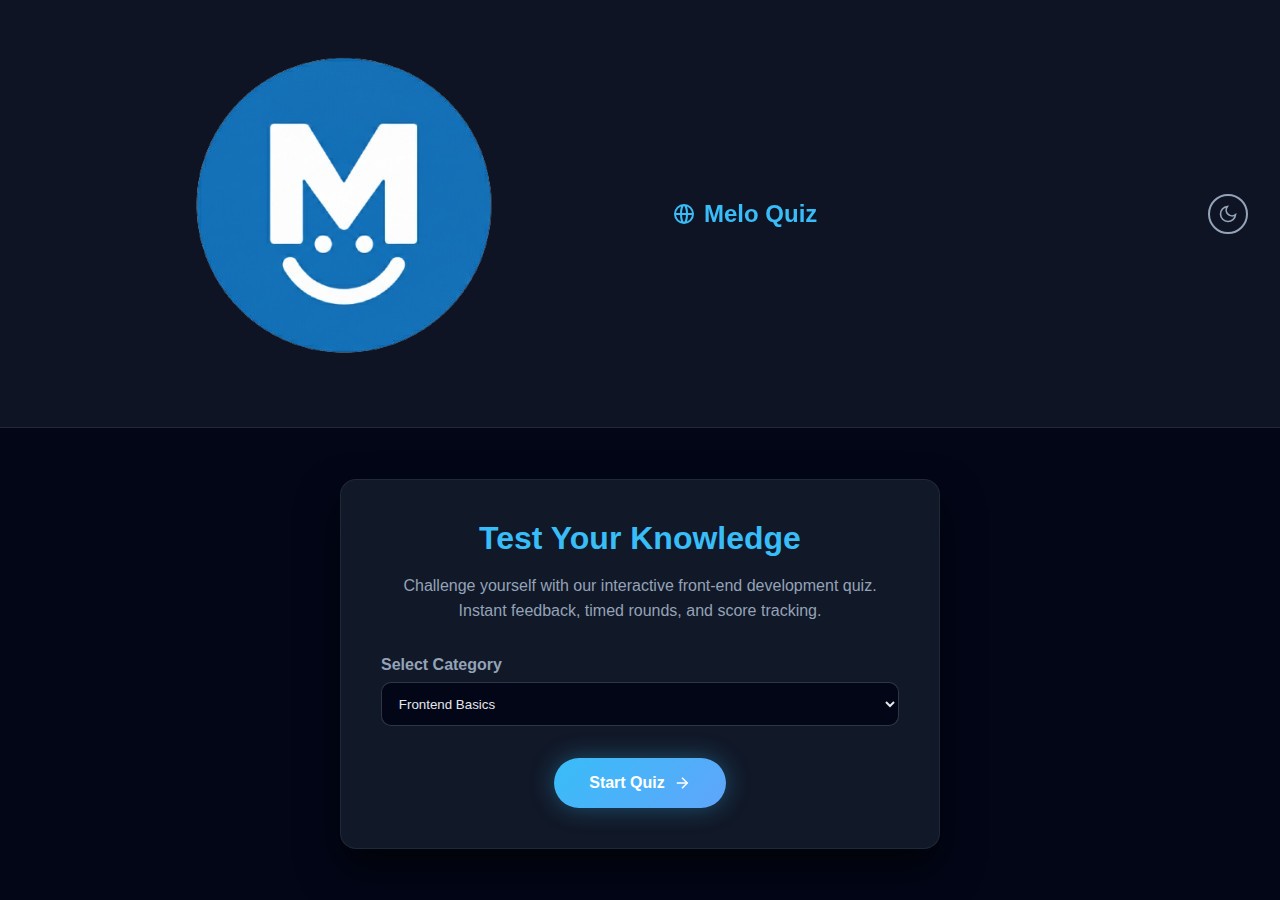
<file: projects/melo_quiz/index.html>
<!DOCTYPE html>
<html lang="en">
<head>
    <meta charset="UTF-8">
    <meta name="viewport" content="width=device-width, initial-scale=1.0">
    <title>Melo Online Quiz System</title>
    <link rel="stylesheet" href="style.css">
</head>
<body>

    <header>
        <div class="logo">
            <img src="Melo logo.png" alt="website logo" class="logo">
            <svg width="24" height="24" viewBox="0 0 24 24" fill="none" stroke="currentColor" stroke-width="2" stroke-linecap="round" stroke-linejoin="round"><path d="M21 12a9 9 0 0 1-9 9m9-9a9 9 0 0 0-9-9m9 9H3m9 9a9 9 0 0 1-9-9m9 9c1.657 0 3-4.03 3-9s-1.343-9-3-9m0 18c-1.657 0-3-4.03-3-9s1.343-9 3-9m-9 9a9 9 0 0 1 9-9"/></svg>
            Melo Quiz
        </div>
        <button class="theme-toggle" id="theme-btn" aria-label="Toggle Dark Mode">
            <!-- Icon handled by JS -->
            <svg id="moon-icon" width="20" height="20" viewBox="0 0 24 24" fill="none" stroke="currentColor" stroke-width="2"><path d="M21 12.79A9 9 0 1 1 11.21 3 7 7 0 0 0 21 12.79z"></path></svg>
        </button>
    </header>

    <main>
        <div class="container">
            
            <!-- HOME VIEW -->
            <section id="home-view" class="view active">
                <h1>Test Your Knowledge</h1>
                <p>Challenge yourself with our interactive front-end development quiz. Instant feedback, timed rounds, and score tracking.</p>
                
                <div class="input-group">
                    <label for="category-select">Select Category</label>
                    <select id="category-select">
                        <option value="frontend">Frontend Basics</option>
                        <option value="js">JavaScript Logic</option>
                        <option value="mixed">Mixed Challenge</option>
                    </select>
                </div>

                <button class="btn" id="start-btn">Start Quiz <svg width="18" height="18" viewBox="0 0 24 24" fill="none" stroke="currentColor" stroke-width="2"><line x1="5" y1="12" x2="19" y2="12"></line><polyline points="12 5 19 12 12 19"></polyline></svg></button>
            </section>

            <!-- QUIZ VIEW -->
            <section id="quiz-view" class="view">
                <div class="stats-bar">
                    <span id="question-counter">Question 1/5</span>
                    <div class="timer-badge">
                        <svg width="16" height="16" viewBox="0 0 24 24" fill="none" stroke="currentColor" stroke-width="2"><circle cx="12" cy="12" r="10"></circle><polyline points="12 6 12 12 16 14"></polyline></svg>
                        <span id="timer">15s</span>
                    </div>
                </div>
                <div class="progress-container">
                    <div class="progress-bar" id="progress-bar"></div>
                </div>

                <h2 class="question-text" id="question-text">Loading question...</h2>

                <div class="options-grid" id="options-container">
                    <!-- Options injected via JS -->
                </div>
            </section>

            <!-- RESULT VIEW -->
            <section id="result-view" class="view">
                <h2>Quiz Completed!</h2>
                <div class="score-circle" id="score-circle">
                    <span class="score-text" id="final-score">0%</span>
                </div>
                <div class="best-score" id="best-score-display" style="display:none;">
                    Best Score: <span id="best-score-val">0</span>%
                </div>
                <p id="result-message">Good effort!</p>
                <div class="action-buttons">
                    <button class="btn" id="restart-btn">Play Again</button>
                    <button class="btn btn-secondary" id="home-btn">Back Home</button>
                </div>
            </section>

        </div>
    </main>

    <div id="feedback-toast">Correct!</div>

    <script src="script.js"></script>
</body>
</html>
</file>
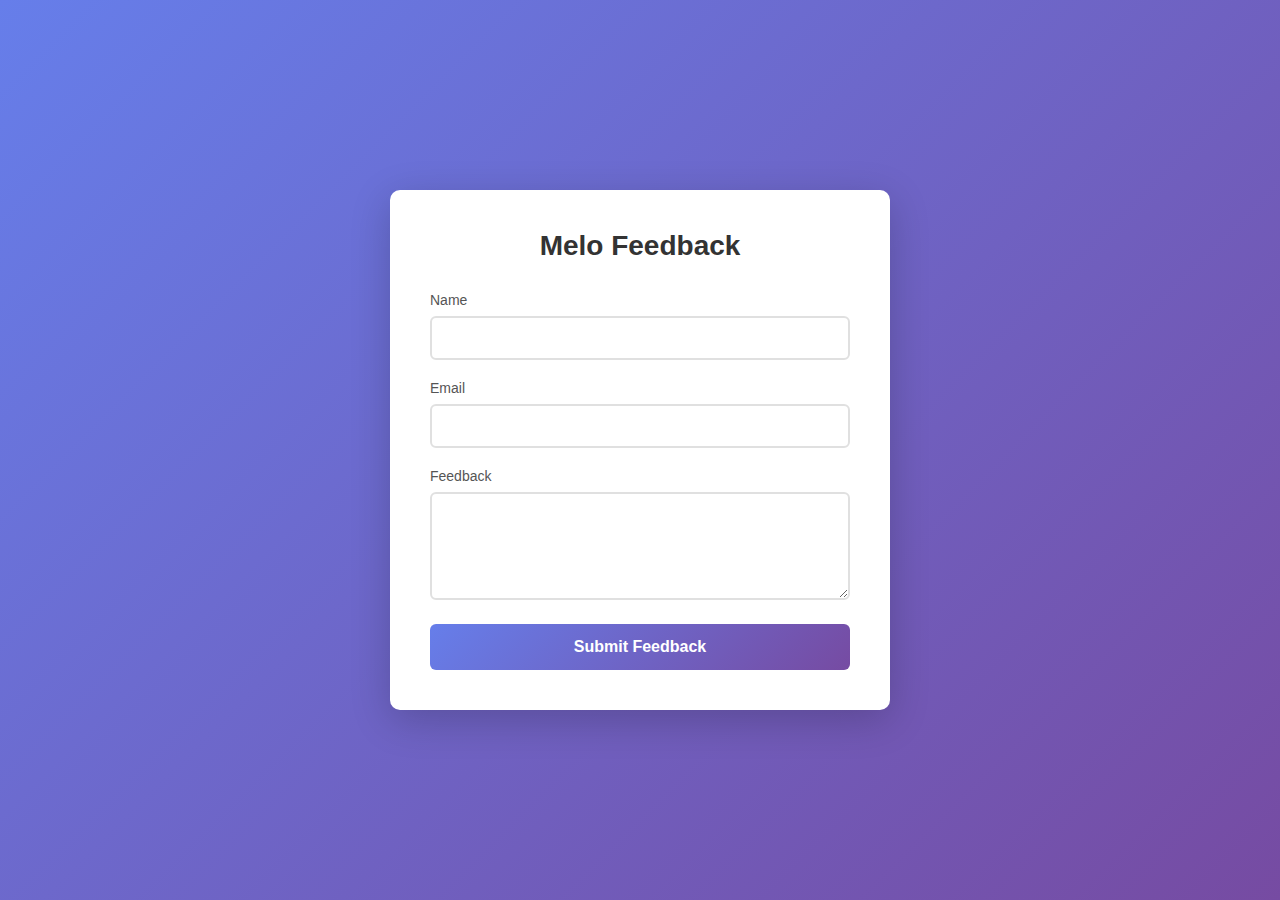
<file: projects/Meloproject/index.html>
<!DOCTYPE html>
<html lang="en">
<head>
    <meta charset="UTF-8">
    <meta name="viewport" content="width=device-width, initial-scale=1.0">
    <title>Melo Feedback</title>
    <link rel="stylesheet" href="pro1.css">
</head>
<body>
    <div class="container">
        <h1>Melo Feedback</h1>
        
        <!-- Hidden iframe to prevent redirect -->
        <iframe name="hidden_iframe" id="hidden_iframe" style="display:none;"></iframe>
        
        <form id="feedbackForm" action="https://docs.google.com/forms/d/e/1FAIpQLSef6JUQSgtGoDzE7YaJU80Pny3LScIAML1oWgFzgQ2xqW9gig/formResponse" method="POST" target="hidden_iframe">
            <div class="form-group">
                <label for="name">Name</label>
                <input type="text" id="name" name="entry.2116874465" required>
            </div>
            
            <div class="form-group">
                <label for="email">Email</label>
                <input type="email" id="email" name="entry.1863440362" required>
            </div>
            
            <div class="form-group">
                <label for="feedback">Feedback</label>
                <textarea id="feedback" name="entry.1315371465" rows="5" required></textarea>
            </div>
            
            <button type="submit" class="submit-btn">Submit Feedback</button>
        </form>
        
        <div id="successMessage" class="success-message">
            ✓ Thank you! Your feedback has been sent to Melo.
        </div>
    </div>
    
    <script src="pro1.js"></script>
</body>
</html>
</file>
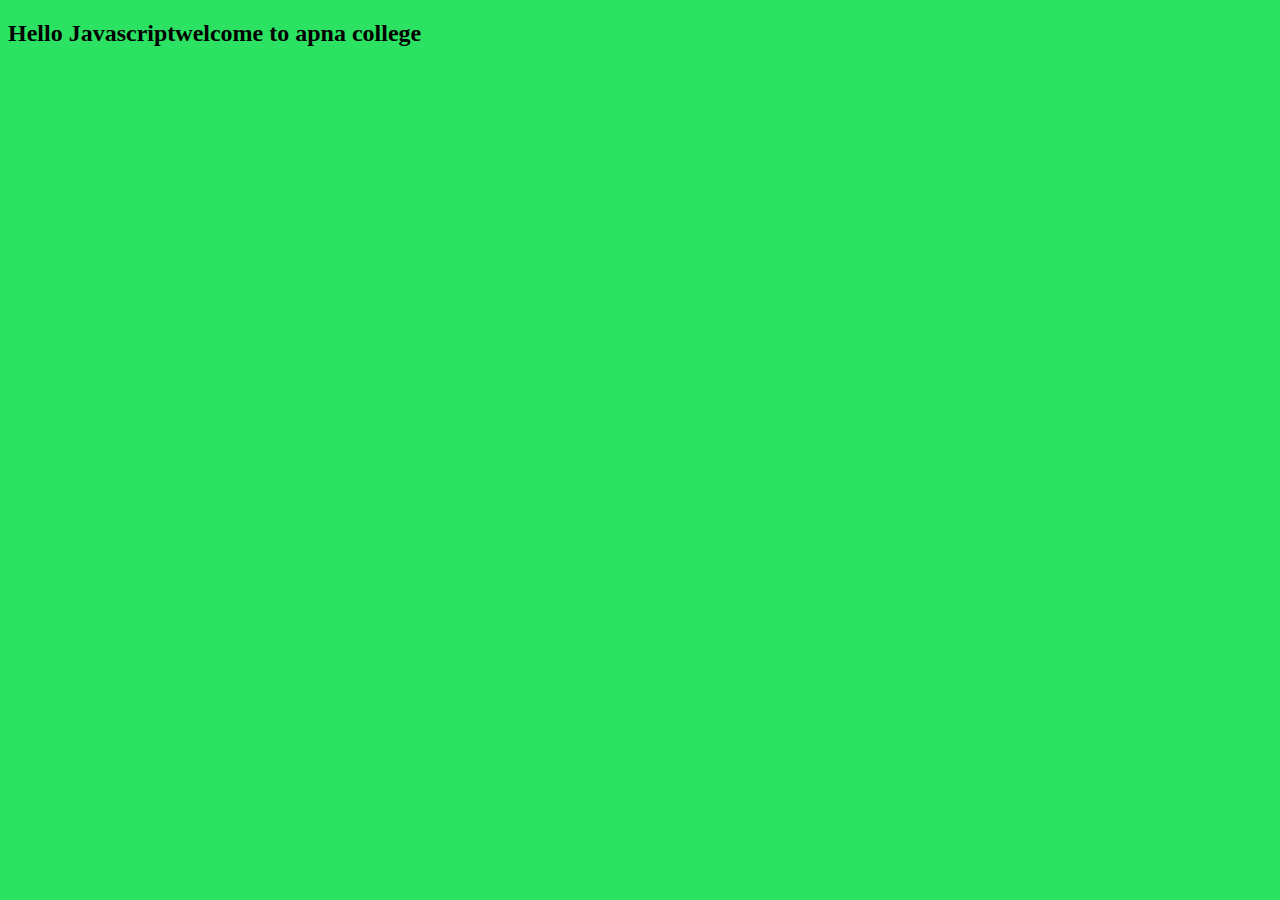
<file: javascript/dom.html>
<!DOCTYPE html>
<html lang="en">
<head>
    <meta charset="UTF-8">
    <meta name="viewport" content="width=device-width, initial-scale=1.0">
    <title> Welcome </title>
    <link rel = "stylesheet" href = "dom.css">

    
</head>
<body>
    <!-- <div ABCD> </div>
    <h1 class = "myClass" > Welcome to lopa's world</h1>
    <h1 class = "myClass" > </h1>
    <h4 class = "myClass" >As a biggner i don't have that much idea regarding computer background but now i'm exploring and i love this fild</h4>
    <p> if you enjoy being alone nothing can hurt you</p>
    <p>2nd paragraph</p>
    <button id = "myId"> Click me !  </button> -->
    <!-- <h1><i>Headline</i></h1>

    <h3><i>FRUITS</i></h3>

    <div>
        <ul>
            <li>Mango</li>
            <li>Orange</li>
            <li>Apple</li>
            <li>Banana</li> 
        </ul>
    </div> -->

    <h2>Hello Javascript</h2>

    <script src = "dom.js" >  </script>
    
</body> 
</html>
</file>
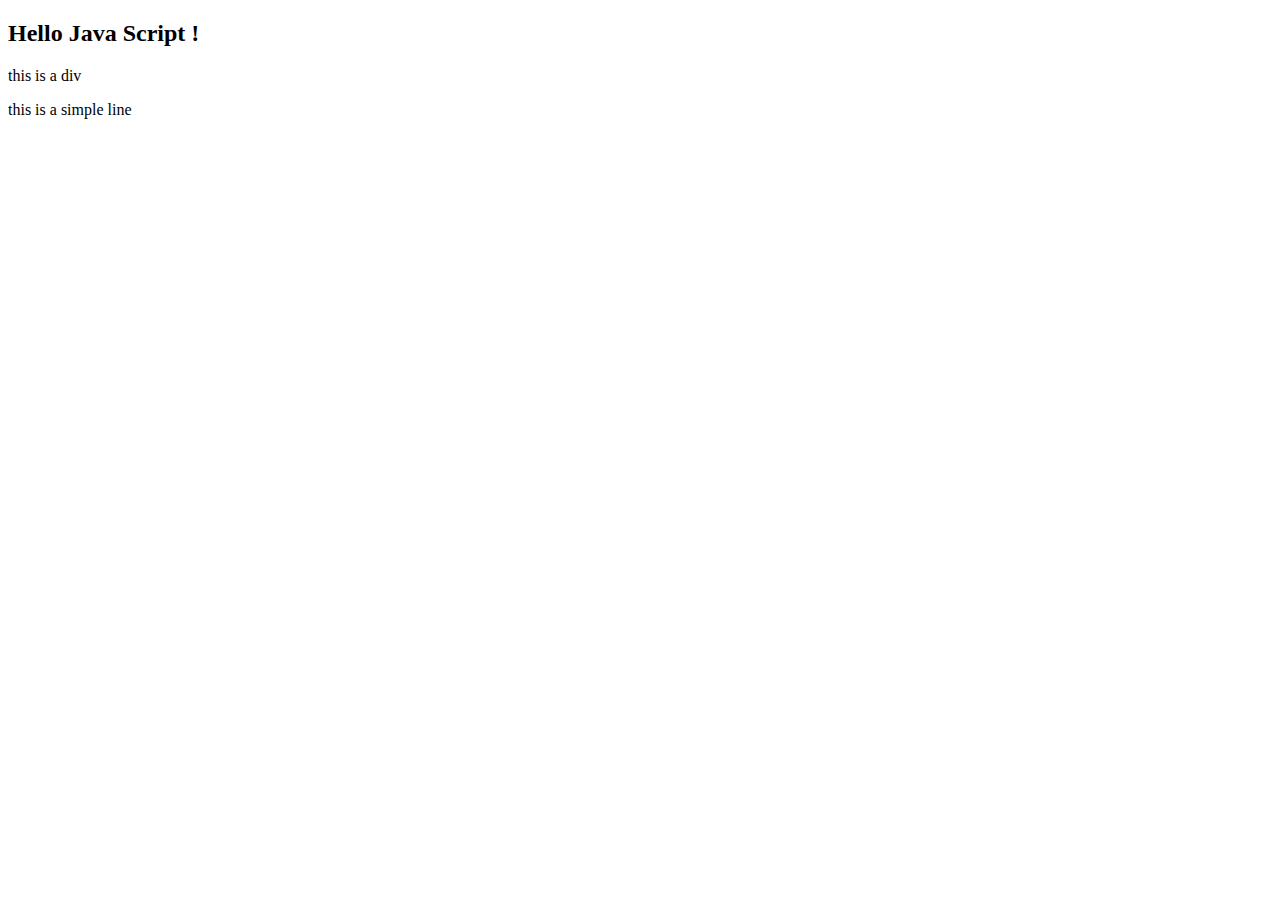
<file: javascript/dom1.html>
<!DOCTYPE html>
<html lang="en">
<head>
    <meta charset="UTF-8">
    <meta name="viewport" content="width=device-width, initial-scale=1.0">
    <title> Welcome to js world </title>
    <link rel = "stylesheet" href = "dom1.css" />
</head>
<body>
    <h2> Hello Java Script ! </h2>
    <!-- <div  class = "box">New unique value 1</div>
    <div  class = "box">New unique value 2</div>
    <div  class = "box">New unique value 3</div>
    <div  class = "box">New unique value 4</div>
    <div  class = "box">New unique value 5</div>
    <div  class = "box">New unique value 6</div>
    <div  class = "box">New unique value 7</div>
    <div  class = "box">New unique value 8</div>
    <div  class = "box">New unique value 9</div> -->
    <div id = "box">this is a div</div>
    <p para = "para">this is a simple line</p>


    <script src = "dom1.js"></script>

</body>
</html>
</file>
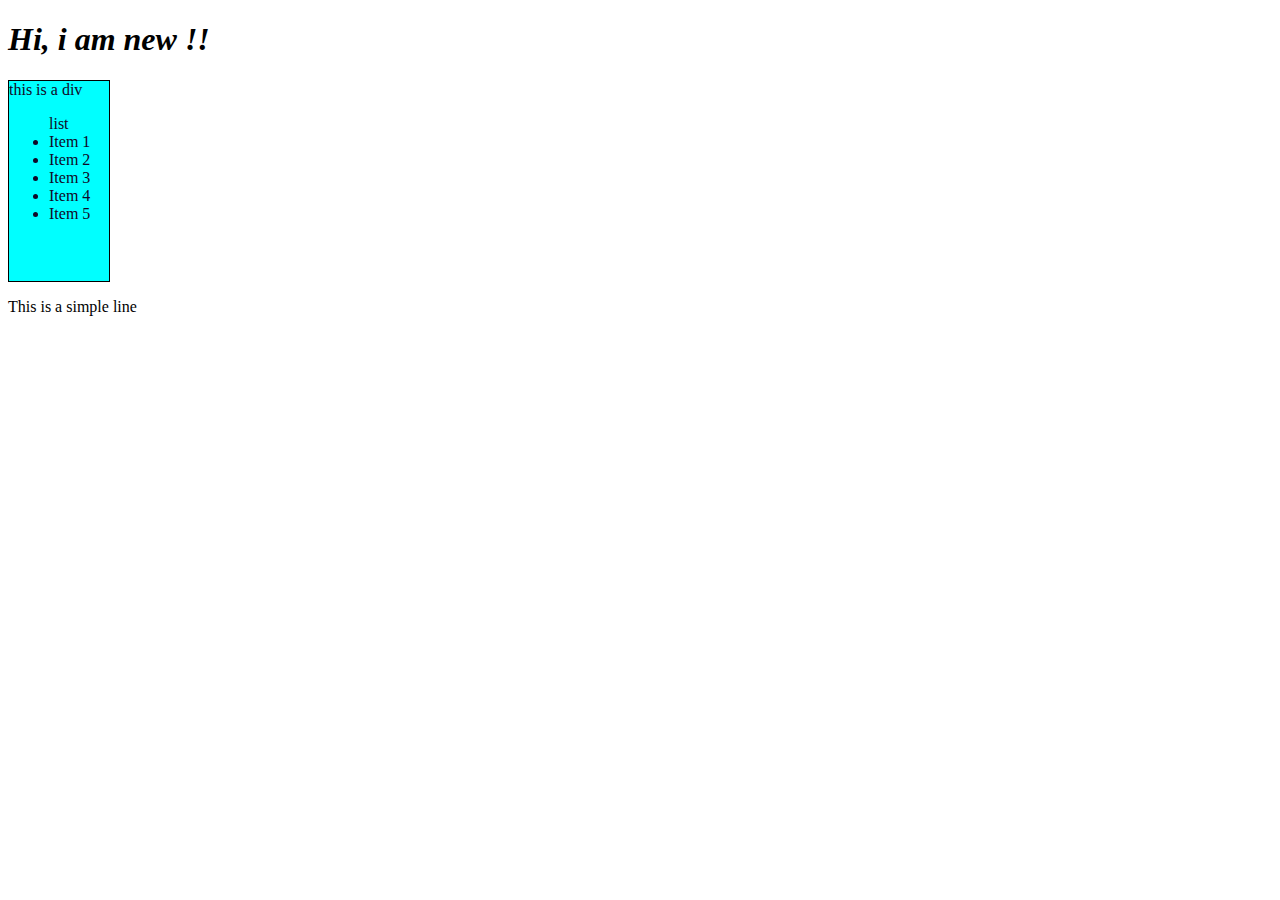
<file: javascript/dom2.html>
<!DOCTYPE html>
<html lang="en">
<head>
    <meta charset="UTF-8">
    <meta name="viewport" content="width=device-width, initial-scale=1.0">
    <title>welcome to this world</title>

    <link rel="stylesheet" href="dom2.css">

</head>
<body>

    <div id = "box" name = "JSDiv" > this is a div

        <ul>list
            <li>Item 1</li>
            <li>Item 2</li>
            <li>Item 3</li>
            <li>Item 4</li>
            <li>Item 5</li>
        </ul>

    </div>
    <p class = "para"> This is a simple line </p>
    
     <script src = "dom2.js"></script>
    
</body>
</html>
</file>
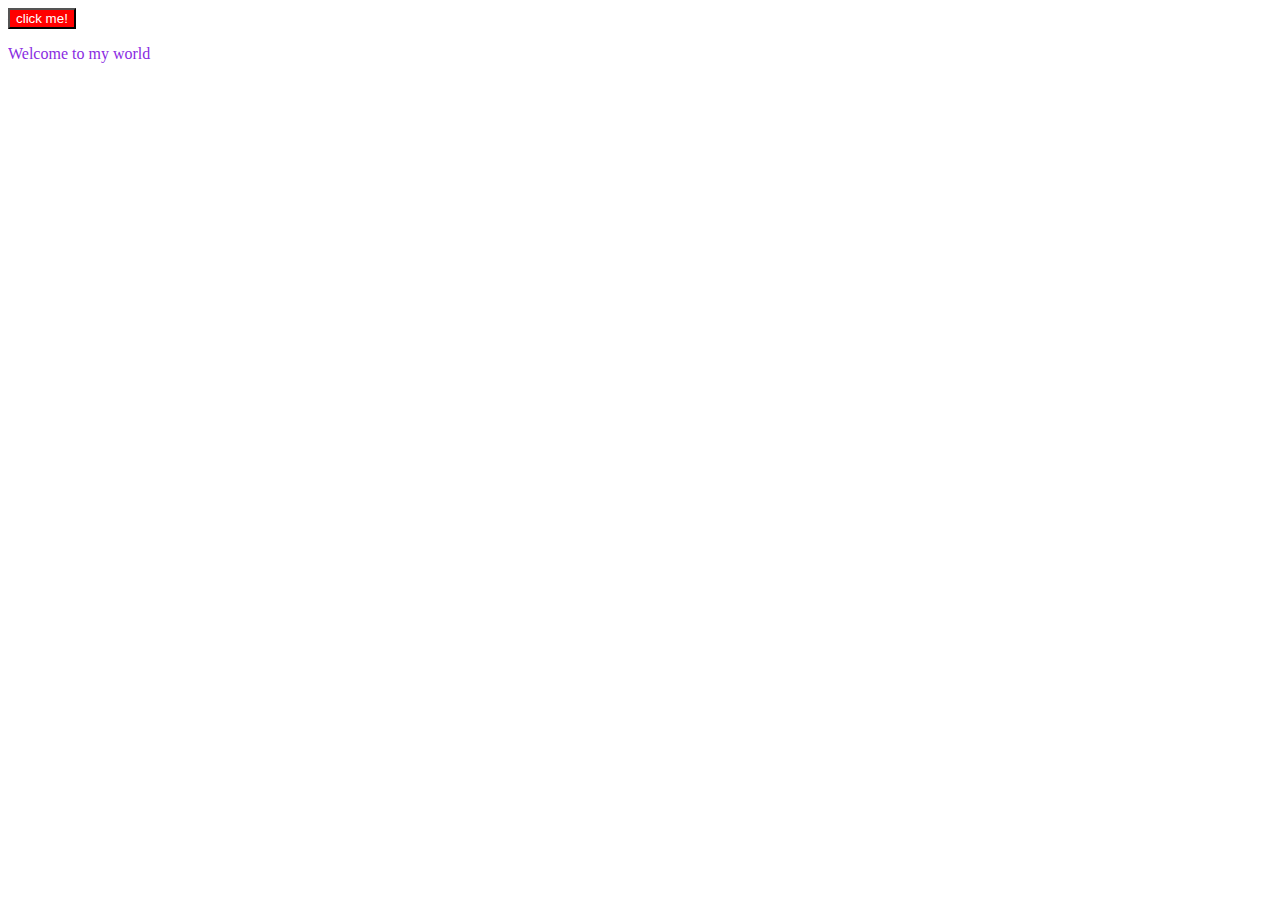
<file: javascript/dom3.html>
<!DOCTYPE html>
<html lang="en">
<head>
    <meta charset="UTF-8">
    <meta name="viewport" content="width=device-width, initial-scale=1.0">
    <title>JS with apna college</title>
    <link rel="stylesheet" href="dom3.css">
</head>
<body>
    <p class = "content"> Welcome to my world</p>

     <script src = "dom3.js"></script>

</body>
</html>
</file>
<file: projects/melo_quiz/style.css>
/* ===============================
   THEME VARIABLES
================================ */
:root {
    /* --- PRIMARY ACCENT --- */
    --primary: #38BDF8;        /* Electric Blue */
    --primary-dark: #0EA5E9;   /* Hover Blue */

    /* --- BACKGROUND SYSTEM --- */
    --background: #020617;     /* Near Black */
    --surface: #111827;        /* Card Surface */

    /* --- TEXT COLORS --- */
    --text-main: #E5E7EB;      /* Soft White */
    --text-secondary: #94A3B8; /* Muted Gray */

    /* --- STATUS COLORS --- */
    --secondary: #60A5FA;
    --accent: #F43F5E;         /* Error */
    --success: #22C55E;        /* Success */

    /* --- UI FEEL --- */
    --border-radius: 16px;
    --shadow: 0 20px 40px rgba(0, 0, 0, 0.6);
    --transition: all 0.3s cubic-bezier(0.25, 0.8, 0.25, 1);
}

/* ===============================
   LIGHT MODE
================================ */
[data-theme="light"] {
    --background: #F8FAFC;
    --surface: #FFFFFF;
    --text-main: #0F172A;
    --text-secondary: #475569;
    --shadow: 0 10px 30px rgba(0, 0, 0, 0.08);
}

/* ===============================
   RESET & BASE
================================ */
* {
    margin: 0;
    padding: 0;
    box-sizing: border-box;
    font-family: 'Segoe UI', Tahoma, Geneva, Verdana, sans-serif;
}

body {
    background-color: var(--background);
    color: var(--text-main);
    min-height: 100vh;
    display: flex;
    flex-direction: column;
    transition: var(--transition);
    overflow-x: hidden;
}

/* ===============================
   HEADER
================================ */
header {
    background: rgba(17, 24, 39, 0.85);
    backdrop-filter: blur(10px);
    padding: 1rem 2rem;
    display: flex;
    justify-content: space-between;
    align-items: center;
    position: sticky;
    top: 0;
    z-index: 100;
    border-bottom: 1px solid rgba(148, 163, 184, 0.15);
}

.logo {
    font-size: 1.5rem;
    font-weight: 800;
    color: var(--primary);
    display: flex;
    align-items: center;
    gap: 0.5rem;
}

.theme-toggle {
    background: transparent;
    border: 2px solid var(--text-secondary);
    color: var(--text-secondary);
    width: 40px;
    height: 40px;
    border-radius: 50%;
    cursor: pointer;
    display: flex;
    align-items: center;
    justify-content: center;
    transition: var(--transition);
}

.theme-toggle:hover {
    border-color: var(--primary);
    color: var(--primary);
}

/* ===============================
   MAIN LAYOUT
================================ */
main {
    flex: 1;
    display: flex;
    justify-content: center;
    align-items: center;
    padding: 2rem;
}

.container {
    width: 100%;
    max-width: 600px;
}

/* ===============================
   VIEWS / CARDS
================================ */
.view {
    background: var(--surface);
    padding: 2.5rem;
    border-radius: var(--border-radius);
    box-shadow: var(--shadow);
    text-align: center;
    display: none;
    animation: fadeUp 0.5s forwards;
    border: 1px solid rgba(148, 163, 184, 0.12);
}

.view.active {
    display: block;
}

.view:hover {
    box-shadow:
        0 0 0 1px rgba(56, 189, 248, 0.15),
        0 30px 60px rgba(0, 0, 0, 0.7);
}

@keyframes fadeUp {
    from { opacity: 0; transform: translateY(20px); }
    to { opacity: 1; transform: translateY(0); }
}

/* ===============================
   TYPOGRAPHY
================================ */
h1 {
    color: var(--primary);
    margin-bottom: 1rem;
}

h2 {
    margin-bottom: 1.5rem;
    font-size: 1.8rem;
}

p {
    color: var(--text-secondary);
    margin-bottom: 2rem;
    line-height: 1.6;
}

/* ===============================
   INPUTS
================================ */
.input-group {
    margin-bottom: 2rem;
    text-align: left;
}

.input-group label {
    margin-bottom: 0.5rem;
    display: block;
    color: var(--text-secondary);
    font-weight: 600;
}

.input-group select {
    width: 100%;
    padding: 0.8rem;
    border-radius: 10px;
    border: 1px solid rgba(148, 163, 184, 0.3);
    background: var(--background);
    color: var(--text-main);
    outline: none;
    transition: var(--transition);
}

.input-group select:focus {
    border-color: var(--primary);
}

/* ===============================
   BUTTONS
================================ */
.btn {
    background: linear-gradient(135deg, var(--primary), var(--secondary));
    color: #FFFFFF;
    border: none;
    padding: 1rem 2.2rem;
    font-size: 1rem;
    font-weight: 600;
    border-radius: 50px;
    cursor: pointer;
    display: inline-flex;
    align-items: center;
    gap: 0.5rem;
    transition: var(--transition);
    box-shadow: 0 0 25px rgba(56, 189, 248, 0.35);
}

.btn:hover {
    transform: translateY(-2px);
    box-shadow: 0 0 35px rgba(56, 189, 248, 0.55);
}

.btn-secondary {
    background: transparent;
    border: 2px solid var(--text-secondary);
    color: var(--text-main);
    box-shadow: none;
}

.btn-secondary:hover {
    border-color: var(--primary);
    color: var(--primary);
}

/* ===============================
   QUIZ UI
================================ */
.stats-bar {
    display: flex;
    justify-content: space-between;
    margin-bottom: 1.5rem;
    color: var(--text-secondary);
    font-weight: 600;
}

.timer-badge {
    background: rgba(56, 189, 248, 0.15);
    color: var(--primary);
    padding: 0.3rem 0.75rem;
    border-radius: 12px;
}

.progress-container {
    width: 100%;
    height: 6px;
    background: rgba(148, 163, 184, 0.15);
    border-radius: 10px;
    margin-bottom: 2rem;
}

.progress-bar {
    height: 100%;
    background: linear-gradient(90deg, var(--primary), var(--secondary));
    width: 0%;
    transition: width 0.3s ease;
}

/* ===============================
   OPTIONS
================================ */
.option-card {
    background: var(--background);
    padding: 1rem;
    border-radius: 12px;
    border: 2px solid transparent;
    cursor: pointer;
    transition: var(--transition);
}

.option-card:hover {
    border-color: var(--primary);
    background: rgba(56, 189, 248, 0.06);
}

.option-card.correct {
    border-color: var(--success);
    background: rgba(34, 197, 94, 0.1);
    color: var(--success);
}

.option-card.wrong {
    border-color: var(--accent);
    background: rgba(244, 63, 94, 0.1);
    color: var(--accent);
}

/* ===============================
   TOAST
================================ */
#feedback-toast {
    position: fixed;
    bottom: 2rem;
    left: 50%;
    transform: translateX(-50%) translateY(100px);
    background: var(--text-main);
    color: var(--background);
    padding: 0.8rem 1.5rem;
    border-radius: 50px;
    opacity: 0;
    transition: var(--transition);
    font-weight: 600;
}

#feedback-toast.show {
    transform: translateX(-50%) translateY(0);
    opacity: 1;
}

/* ===============================
   RESPONSIVE
================================ */
@media (max-width: 480px) {
    .view { padding: 1.5rem; }
    h2 { font-size: 1.4rem; }
}
/* ===============================
   SCORE CIRCLE (PIE CHART)
================================ */
.score-circle {
    width: 150px;
    height: 150px;
    border-radius: 50%;
    background: conic-gradient(
        var(--primary) 0%,
        rgba(255, 255, 255, 0.12) 0%
    );
    margin: 0 auto 2rem;
    display: flex;
    justify-content: center;
    align-items: center;
    position: relative;
}

.score-circle::before {
    content: '';
    position: absolute;
    width: 130px;
    height: 130px;
    background: var(--surface);
    border-radius: 50%;
}

.score-text {
    position: relative;
    z-index: 1;
    font-size: 2rem;
    font-weight: 800;
    color: var(--primary);
}
</file>
<file: projects/Meloproject/pro1.css>
* {
    margin: 0;
    padding: 0;
    box-sizing: border-box;
}

body {
    font-family: 'Segoe UI', Tahoma, Geneva, Verdana, sans-serif;
    background: linear-gradient(135deg, #667eea 0%, #764ba2 100%);
    min-height: 100vh;
    display: flex;
    justify-content: center;
    align-items: center;
    padding: 20px;
}

.container {
    background: white;
    padding: 40px;
    border-radius: 10px;
    box-shadow: 0 10px 40px rgba(0, 0, 0, 0.2);
    max-width: 500px;
    width: 100%;
}

h1 {
    color: #333;
    margin-bottom: 30px;
    text-align: center;
    font-size: 28px;
}

.form-group {
    margin-bottom: 20px;
}

label {
    display: block;
    margin-bottom: 8px;
    color: #555;
    font-weight: 500;
    font-size: 14px;
}

input[type="text"],
input[type="email"],
textarea {
    width: 100%;
    padding: 12px;
    border: 2px solid #e0e0e0;
    border-radius: 6px;
    font-size: 14px;
    font-family: inherit;
    transition: border-color 0.3s ease;
}

input[type="text"]:focus,
input[type="email"]:focus,
textarea:focus {
    outline: none;
    border-color: #667eea;
}

textarea {
    resize: vertical;
    min-height: 100px;
}

.submit-btn {
    width: 100%;
    padding: 14px;
    background: linear-gradient(135deg, #667eea 0%, #764ba2 100%);
    color: white;
    border: none;
    border-radius: 6px;
    font-size: 16px;
    font-weight: 600;
    cursor: pointer;
    transition: transform 0.2s ease, box-shadow 0.2s ease;
}

.submit-btn:hover {
    transform: translateY(-2px);
    box-shadow: 0 5px 20px rgba(102, 126, 234, 0.4);
}

.submit-btn:active {
    transform: translateY(0);
}

.success-message {
    display: none;
    background: #4caf50;
    color: white;
    padding: 15px;
    border-radius: 6px;
    text-align: center;
    margin-top: 20px;
    font-weight: 500;
    animation: slideIn 0.3s ease;
}

.success-message.show {
    display: block;
}

@keyframes slideIn {
    from {
        opacity: 0;
        transform: translateY(-10px);
    }
    to {
        opacity: 1;
        transform: translateY(0);
    }
}

@media (max-width: 600px) {
    .container {
        padding: 30px 20px;
    }
    
    h1 {
        font-size: 24px;
    }
}
</file>
<file: javascript/dom.css>
/* h1{
    color: aqua;
    
    background-color: black;

} */

        body{
            background-color: rgb(43, 226, 98);
        }

        /* button{
            background-color: pink;
            color: black;
        } */


        h3{
            color:black;
        }
</file>
<file: javascript/dom1.css>
.box{

    height: 100px;
    width: 100px;
    border: 1px solid black;
    margin: 6px;
    text-align: center;
    background-color: aquamarine;

}
</file>
<file: javascript/dom2.css>
#box{
    height:200px;
    width:100px;
    background-color: aqua;
    color: rgb(16, 9, 40);
    border:1px solid black;
}
</file>
<file: javascript/dom3.css>
.content{
    color: blueviolet;
}

.newClass{
    background-color: green;

}
</file>
